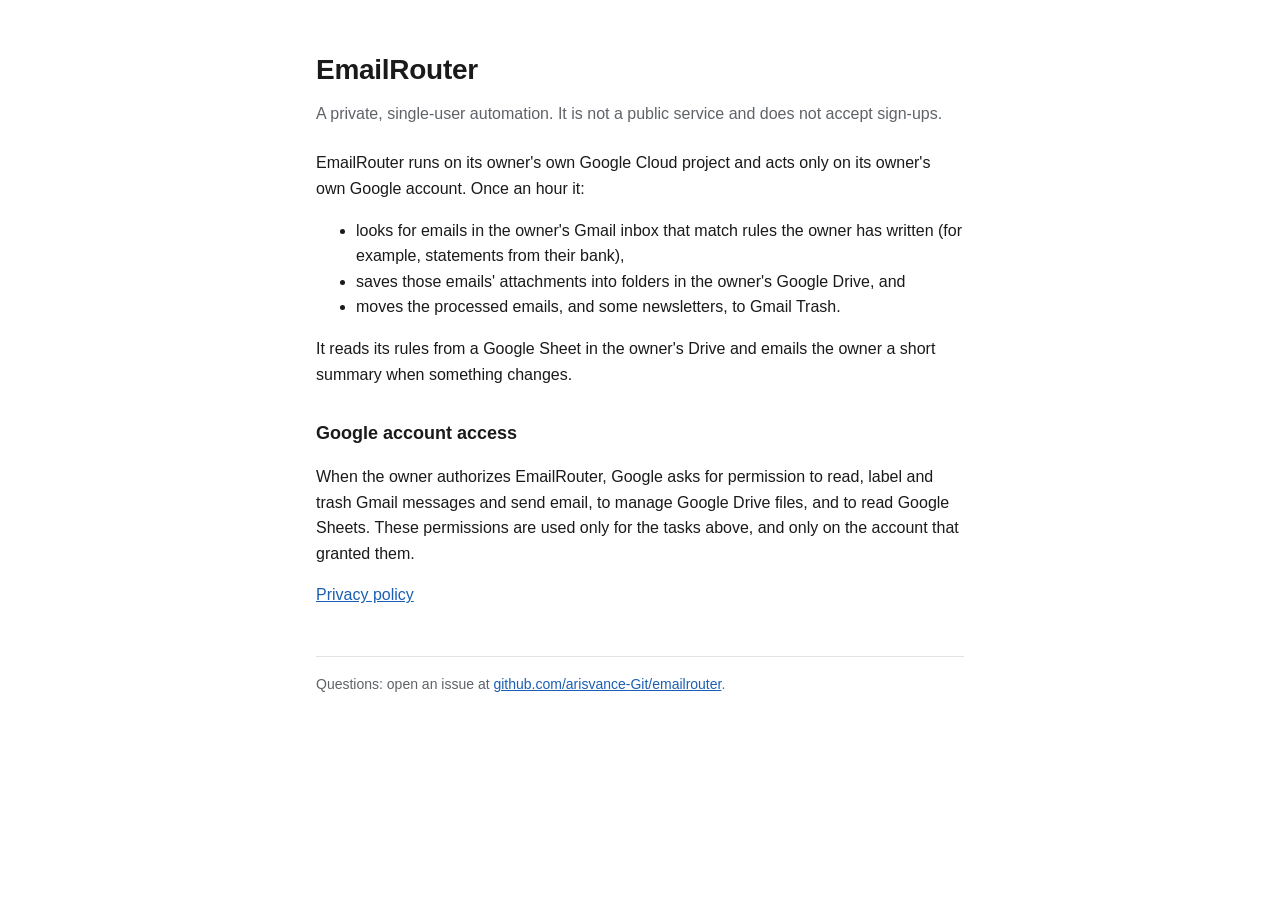
<file: index.html>
<!doctype html>
<html lang="en">
<head>
<meta charset="utf-8">
<meta name="viewport" content="width=device-width, initial-scale=1">
<title>EmailRouter</title>
<meta name="description" content="EmailRouter is a private, single-user tool that files email attachments from its owner's Gmail into their own Google Drive.">
<link rel="stylesheet" href="style.css">
</head>
<body>
<main>
  <h1>EmailRouter</h1>
  <p class="lede">A private, single-user automation. It is not a public service and does not accept sign-ups.</p>

  <p>EmailRouter runs on its owner's own Google Cloud project and acts only on its owner's own Google account. Once an hour it:</p>
  <ul>
    <li>looks for emails in the owner's Gmail inbox that match rules the owner has written (for example, statements from their bank),</li>
    <li>saves those emails' attachments into folders in the owner's Google Drive, and</li>
    <li>moves the processed emails, and some newsletters, to Gmail Trash.</li>
  </ul>
  <p>It reads its rules from a Google Sheet in the owner's Drive and emails the owner a short summary when something changes.</p>

  <h2>Google account access</h2>
  <p>When the owner authorizes EmailRouter, Google asks for permission to read, label and trash Gmail messages and send email, to manage Google Drive files, and to read Google Sheets. These permissions are used only for the tasks above, and only on the account that granted them.</p>

  <p><a href="privacy.html">Privacy policy</a></p>

  <footer>Questions: open an issue at <a href="https://github.com/arisvance-Git/emailrouter/issues">github.com/arisvance-Git/emailrouter</a>.</footer>
</main>
</body>
</html>
</file>
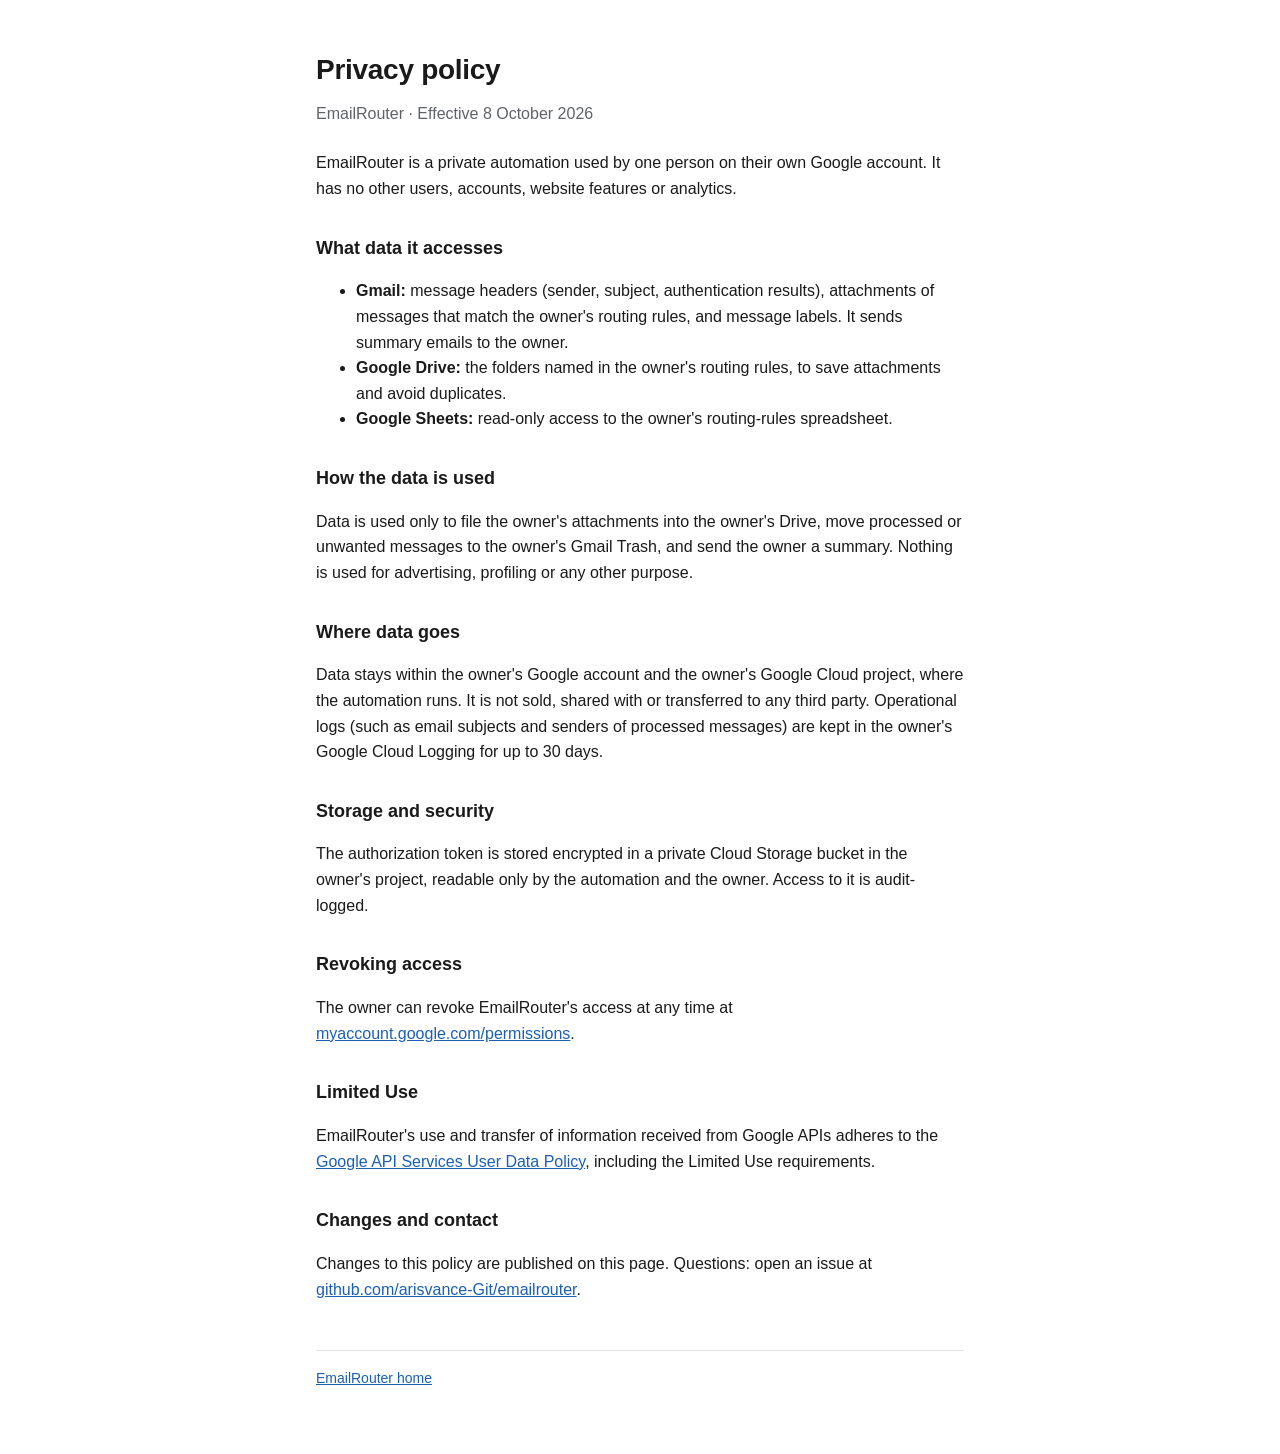
<file: privacy.html>
<!doctype html>
<html lang="en">
<head>
<meta charset="utf-8">
<meta name="viewport" content="width=device-width, initial-scale=1">
<title>EmailRouter Privacy Policy</title>
<meta name="description" content="How EmailRouter, a private single-user tool, handles Google account data.">
<link rel="stylesheet" href="style.css">
</head>
<body>
<main>
  <h1>Privacy policy</h1>
  <p class="lede">EmailRouter · Effective 8 October 2026</p>

  <p>EmailRouter is a private automation used by one person on their own Google account. It has no other users, accounts, website features or analytics.</p>

  <h2>What data it accesses</h2>
  <ul>
    <li><strong>Gmail:</strong> message headers (sender, subject, authentication results), attachments of messages that match the owner's routing rules, and message labels. It sends summary emails to the owner.</li>
    <li><strong>Google Drive:</strong> the folders named in the owner's routing rules, to save attachments and avoid duplicates.</li>
    <li><strong>Google Sheets:</strong> read-only access to the owner's routing-rules spreadsheet.</li>
  </ul>

  <h2>How the data is used</h2>
  <p>Data is used only to file the owner's attachments into the owner's Drive, move processed or unwanted messages to the owner's Gmail Trash, and send the owner a summary. Nothing is used for advertising, profiling or any other purpose.</p>

  <h2>Where data goes</h2>
  <p>Data stays within the owner's Google account and the owner's Google Cloud project, where the automation runs. It is not sold, shared with or transferred to any third party. Operational logs (such as email subjects and senders of processed messages) are kept in the owner's Google Cloud Logging for up to 30 days.</p>

  <h2>Storage and security</h2>
  <p>The authorization token is stored encrypted in a private Cloud Storage bucket in the owner's project, readable only by the automation and the owner. Access to it is audit-logged.</p>

  <h2>Revoking access</h2>
  <p>The owner can revoke EmailRouter's access at any time at <a href="https://myaccount.google.com/permissions">myaccount.google.com/permissions</a>.</p>

  <h2>Limited Use</h2>
  <p>EmailRouter's use and transfer of information received from Google APIs adheres to the <a href="https://developers.google.com/terms/api-services-user-data-policy">Google API Services User Data Policy</a>, including the Limited Use requirements.</p>

  <h2>Changes and contact</h2>
  <p>Changes to this policy are published on this page. Questions: open an issue at <a href="https://github.com/arisvance-Git/emailrouter/issues">github.com/arisvance-Git/emailrouter</a>.</p>

  <footer><a href="index.html">EmailRouter home</a></footer>
</main>
</body>
</html>
</file>
<file: style.css>
:root { --bg: #ffffff; --fg: #1a1a1a; --muted: #5f6368; --rule: #e3e3e3; --link: #1a5fb4; }
@media (prefers-color-scheme: dark) {
  :root { --bg: #161616; --fg: #e8e8e8; --muted: #a0a0a0; --rule: #333333; --link: #8ab4f8; }
}
* { box-sizing: border-box; }
body { margin: 0; background: var(--bg); color: var(--fg); font: 16px/1.6 -apple-system, BlinkMacSystemFont, "Segoe UI", Roboto, Arial, sans-serif; }
main { max-width: 680px; margin: 0 auto; padding: 48px 16px 64px; }
h1 { font-size: 28px; margin: 0 0 8px; letter-spacing: -0.01em; }
h2 { font-size: 18px; margin: 32px 0 8px; }
p, li { color: var(--fg); }
.lede { color: var(--muted); margin: 0 0 24px; }
a { color: var(--link); }
footer { margin-top: 48px; padding-top: 16px; border-top: 1px solid var(--rule); color: var(--muted); font-size: 14px; }
</file>
